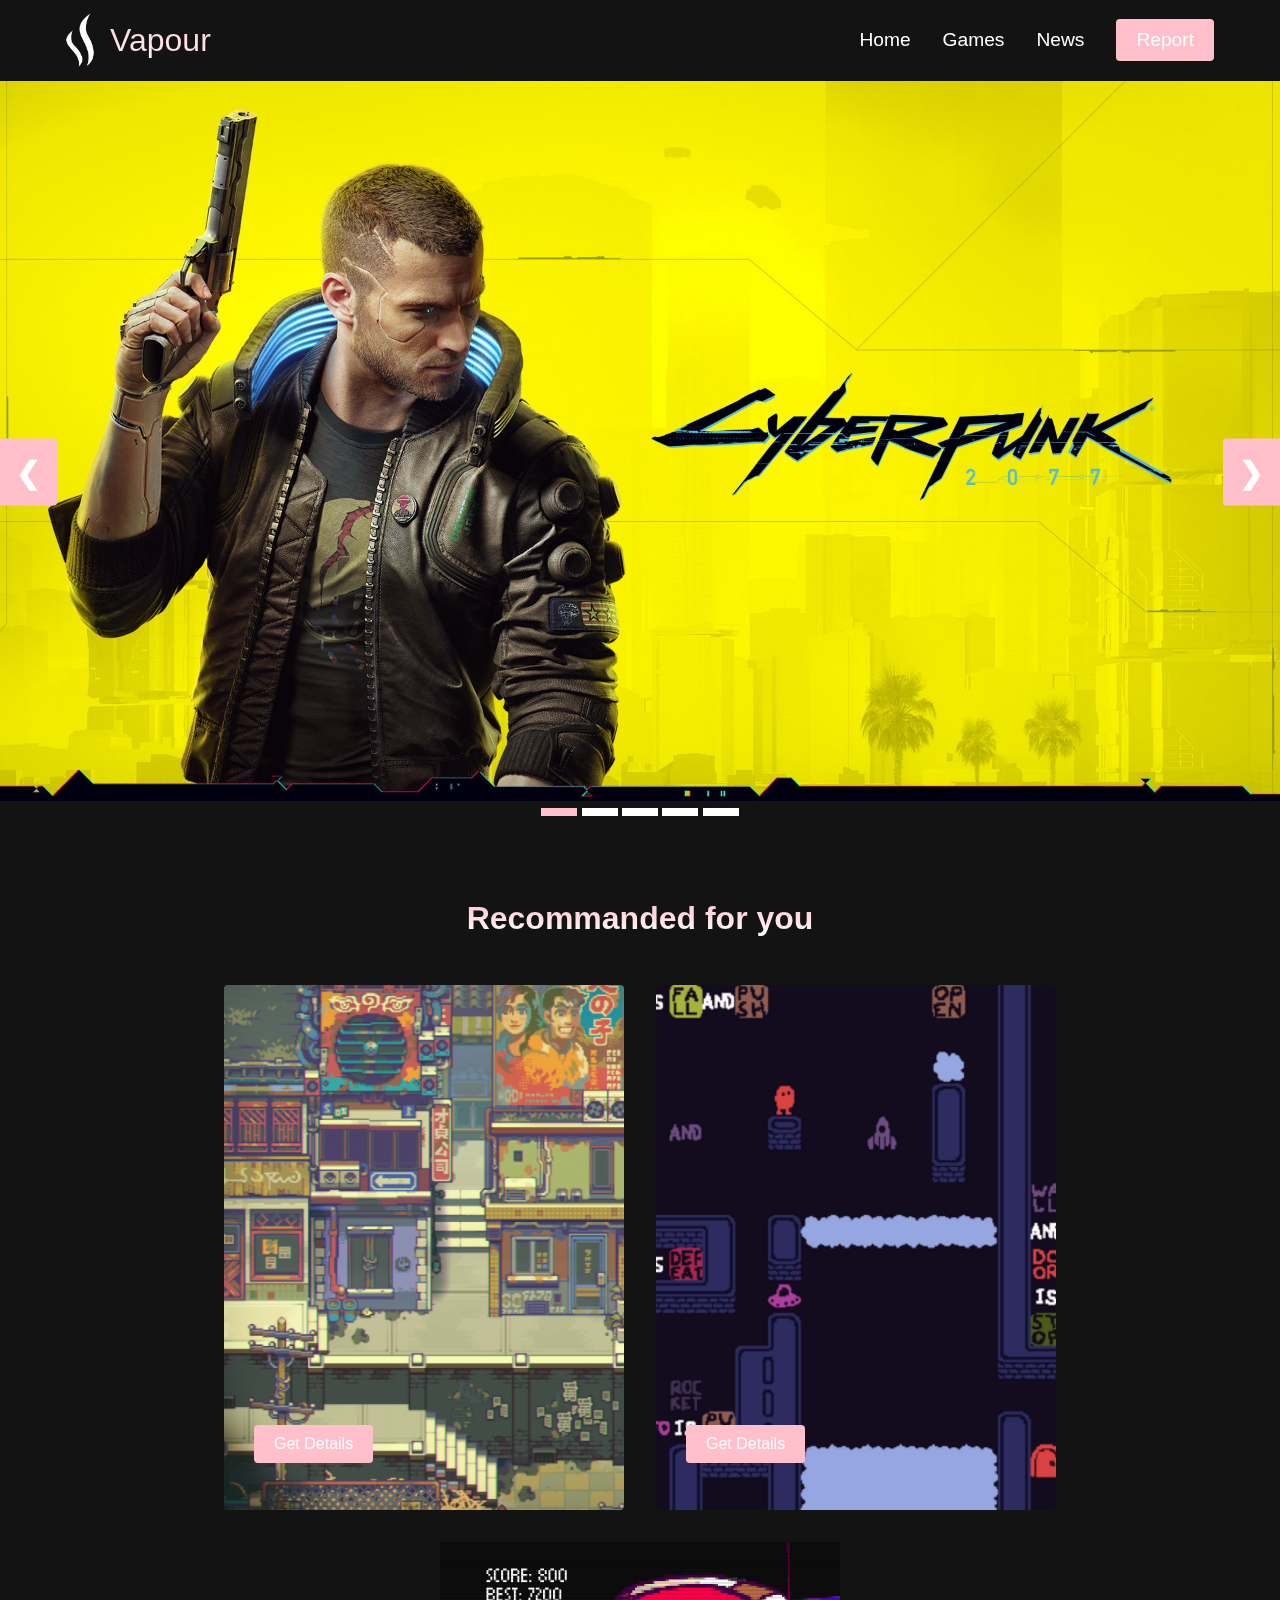
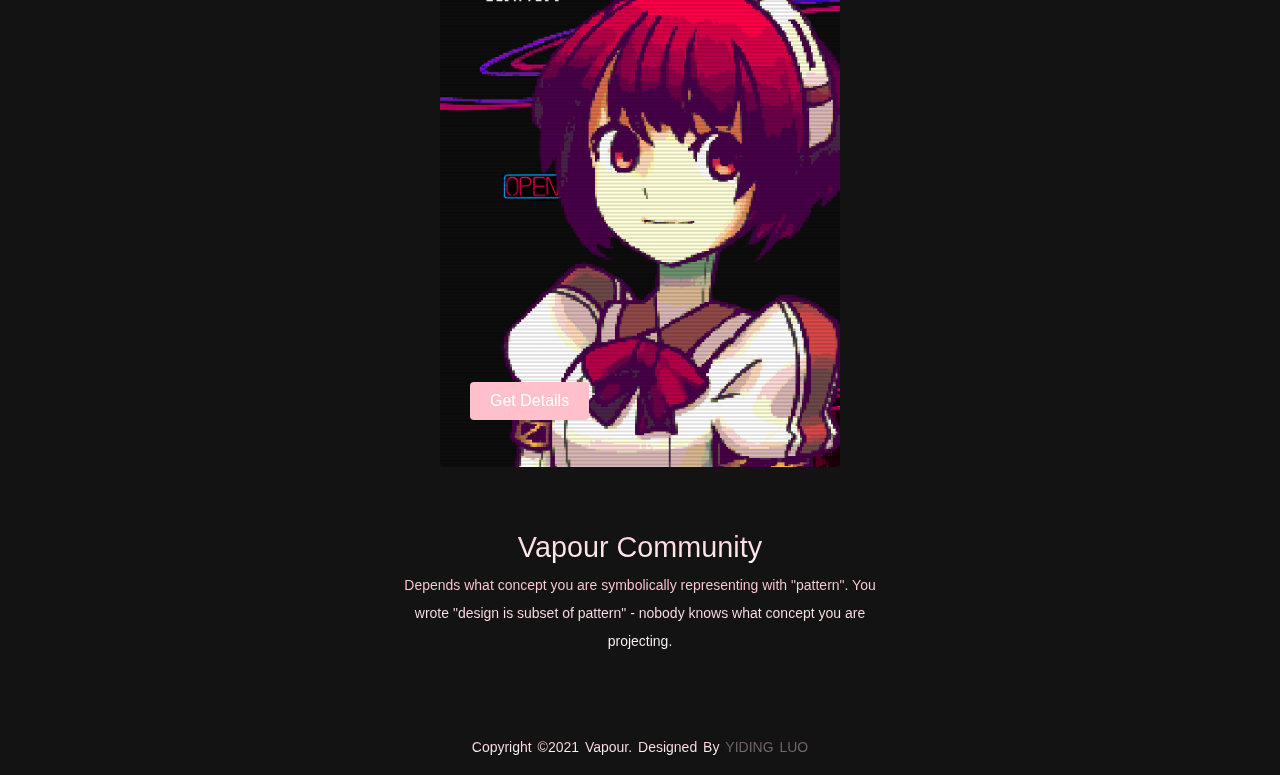
<file: index.html>
<!DOCTYPE html>
<html lang="en">
<head>
    <meta charset="UTF-8">
    <meta http-equiv="X-UA-Compatible" content="IE=edge">
    <meta name="viewport" content="width=device-width, initial-scale=1.0">
    <title>Vapour</title>
    <!-- reference to the style sheet -->
    <link rel="stylesheet" type="text/css" href="styles.css">
    <!-- Icon Library -->
    <link rel="stylesheet" href="https://pro.fontawesome.com/releases/v5.10.0/css/all.css" integrity="sha384-AYmEC3Yw5cVb3ZcuHtOA93w35dYTsvhLPVnYs9eStHfGJvOvKxVfELGroGkvsg+p" crossorigin="anonymous"/>
</head>





<!-- body section of the website -->
<body>



    <!-- navigation bar section, stick on the top of the page-->
    <nav class="navbar">
        
        <!-- a container with all the navigation elements -->
        <div class="navbar_container">
            <!-- logo and vapour text, both logo and text link to this home page -->
            <a href="index.html" id="navbar_logo">
                <img src="images/vapour logo.png" alt="Vapour logo image" width="60" height="60">Vapour
            </a>



            <!-- toggle for mobile version, list the menu -->
            <div class="navbar_toggle" id="mobile_menu">
                <span class="bar"></span>
                <span class="bar"></span>
                <span class="bar"></span>
            </div>



            <!-- navigation bar for pc and tablet, present as a list -->
            <ul class="navbar_menu">
                <!-- links on the navigation bar -->
                <li class="navbar_item">
                    <a href="index.html" class="navbar_links">Home</a>
                </li>
                <li class="navbar_item">
                    <a href="games.html" class="navbar_links">Games</a>
                </li>
                <li class="navbar_item">
                    <a href="news.html" class="navbar_links">News</a>
                </li>   
                <li class="navbar_btn">
                    <a href="report.html" class="button">Report</a>
                </li>
            </ul>
        </div>
    </nav>





    <!-- features and recommended section, with rolling poster, controlled by js -->
    <div class="slideshow_container">
        <!-- images on the slider -->
        <div class="image_container">
            <img src="images/slider 1.jpg" class="image fade" alt="game cover: cyberpunk 2077">
        </div>
        <div class="image_container">
            <img src="images/slider 2.jpeg" class="image fade" alt="game cover: hades">
        </div>
        <div class="image_container">
            <img src="images/slider 3.jpg" class="image fade" alt="game cover: the witcher 3">
        </div>
        <div class="image_container">
            <img src="images/slider 4.jpg" class="image fade" alt="game cover: league of legends">
        </div>
        <div class="image_container">
            <img src="images/slider 5.jpg" class="image fade" alt="game cover: hollow knight">
        </div>
        
        <!-- buttons to control the slider -->
        <a class="prev_btn" onclick="next_slide(-1)">&#10094;</a>
        <a class="next_btn" onclick="next_slide(1)">&#10095;</a>
        
        <!-- dots below the slider indicate which image is shown, also clickable -->
        <div class="dot-container">
          <span class="dot" onclick="current_slide(1)"></span>
          <span class="dot" onclick="current_slide(2)"></span>
          <span class="dot" onclick="current_slide(3)"></span>
          <span class="dot" onclick="current_slide(4)"></span>
          <span class="dot" onclick="current_slide(5)"></span>
        </div>
    </div>
    



    <!-- recommanded for you section, displayed as cards -->
    <div class="rec">
        <!-- title -->
        <h1>Recommanded for you</h1>
        <!-- 3 card containers -->
        <div class="rec_container">
            <!-- clickable card, direct to the game detail page -->
            <div class="rec_card" onclick="location.href='eastward.html';" style="cursor: pointer;">
                <div class="text">EASTWARD</div>
                <button>Get Details</button>
            </div> 
            <div class="rec_card">
                <div class="text">BABA IS YOU</div>
                <button>Get Details</button>
            </div>
            <div class="rec_card">
                <div class="text">VA-11 HALL-A</div>
                <button>Get Details</button>
            </div>
        </div>
        </div>
    </div>






    <!-- Footer section -->
    <footer>
        <div class="footer_content">
            <h2>Vapour Community</h2>
            <p>
                Depends what concept you are symbolically representing with "pattern". You wrote "design is subset of pattern" - nobody knows what concept you are projecting.
            </p>
            <!-- social media icons -->
            <ul class="socials">
                <li><a href="#"><i class="fab fa-facebook-f"></i></a></li>
                <li><a href="#"><i class="fab fa-twitter"></i></a></li>
                <li><a href="#"><i class="fab fa-google-plus-g"></i></a></li>
                <li><a href="#"><i class="fab fa-youtube"></i></a></li>
                <li><a href="#"><i class="fab fa-discord"></i></a></li>
            </ul>
        </div>
        <!-- copyright section -->
        <div class="footer_bottom">
            <p>copyright &copy;2021 Vapour. Designed by <span>Yiding Luo</span></p>
        </div>
    </footer>

    <!-- calling the java script file -->
    <script src = "scripts/index.js"></script>



</body>
</html>
</file>
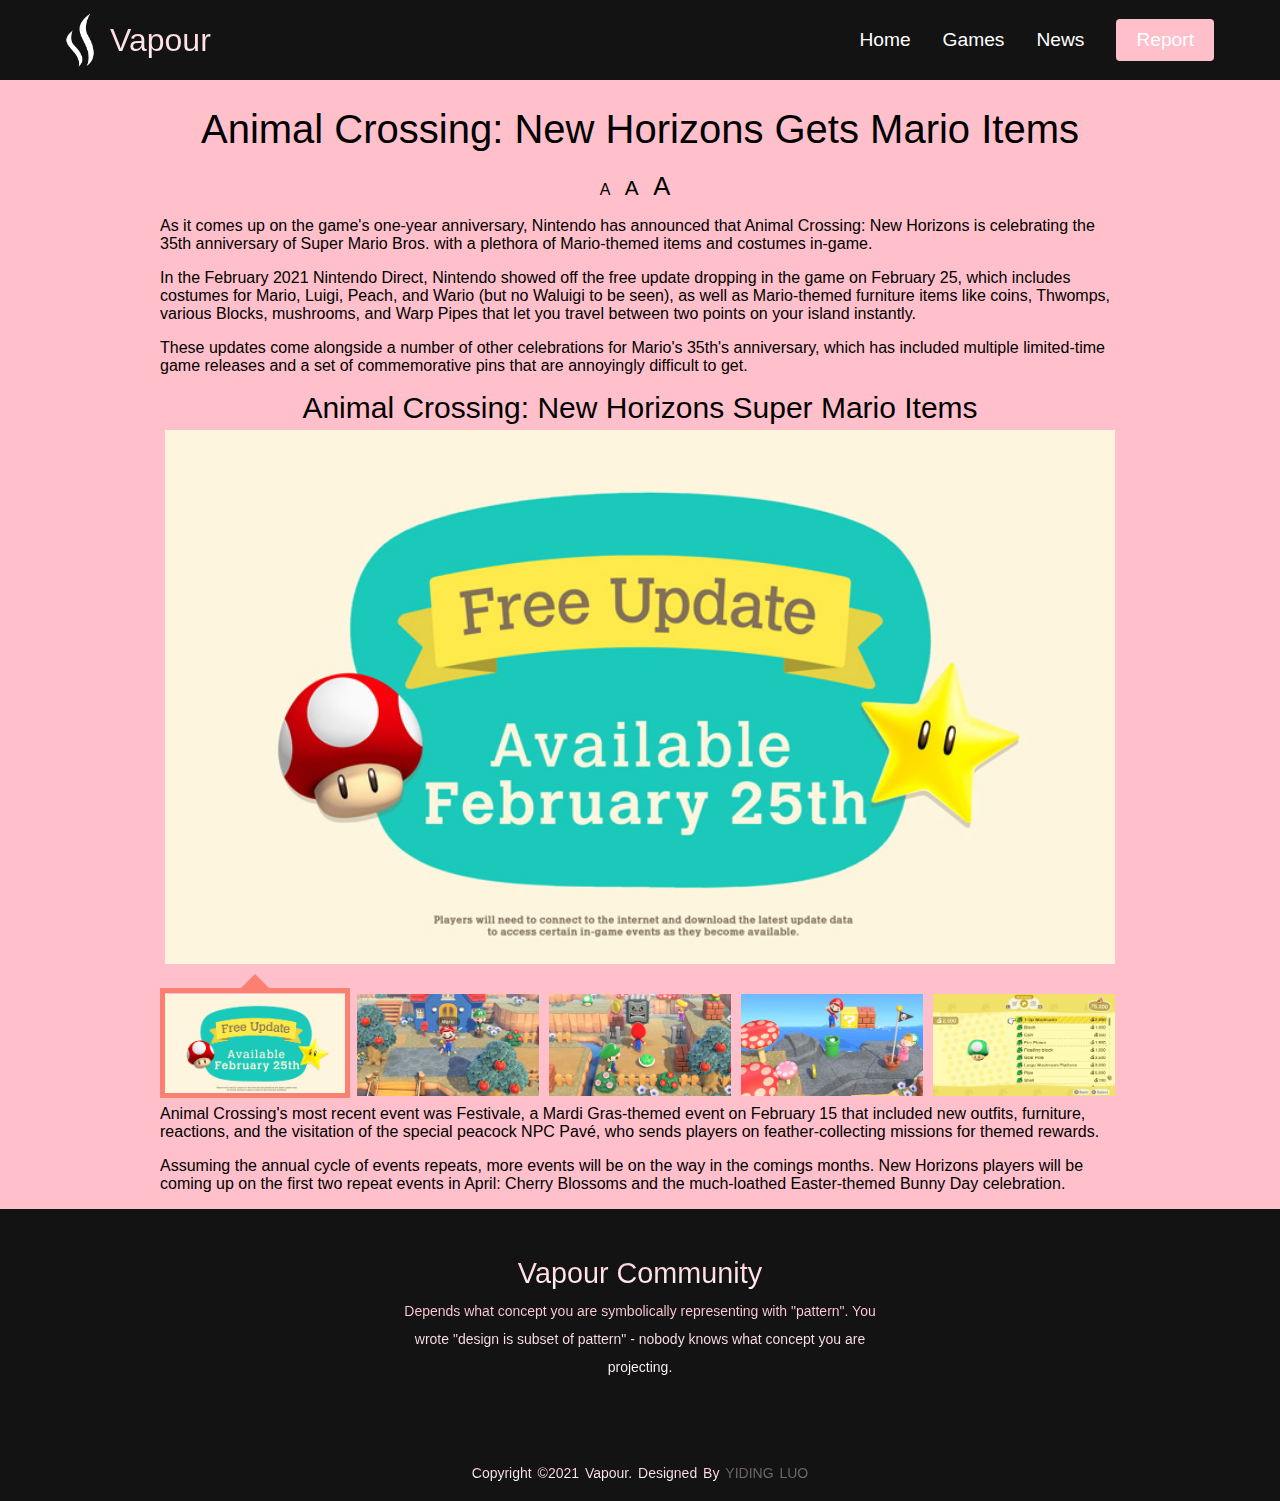
<file: animal.html>
<!DOCTYPE html>
<html lang="en">
<head>
    <meta charset="UTF-8">
    <meta http-equiv="X-UA-Compatible" content="IE=edge">
    <meta name="viewport" content="width=device-width, initial-scale=1.0">
    <title>Animal Crossing</title>
    <!-- reference to the style sheet -->
    <link rel="stylesheet" type="text/css" href="styles.css">
    <!-- Icon Library -->
    <link rel="stylesheet" href="https://pro.fontawesome.com/releases/v5.10.0/css/all.css" integrity="sha384-AYmEC3Yw5cVb3ZcuHtOA93w35dYTsvhLPVnYs9eStHfGJvOvKxVfELGroGkvsg+p" crossorigin="anonymous"/>
</head>




<!-- body section of the website -->
<body>



    <!-- navigation bar section, stick on the top of the page-->
    <nav class="navbar">
        
        <!-- a container with all the navigation elements -->
        <div class="navbar_container">
            <!-- logo and vapour text, both logo and text link to this home page -->
            <a href="index.html" id="navbar_logo">
                <img src="images/vapour logo.png" alt="Vapour logo image" width="60" height="60">Vapour
            </a>



            <!-- toggle for mobile version, list the menu -->
            <div class="navbar_toggle" id="mobile_menu">
                <span class="bar"></span>
                <span class="bar"></span>
                <span class="bar"></span>
            </div>



            <!-- navigation bar for pc and tablet, present as a list -->
            <ul class="navbar_menu">
                <!-- links on the navigation bar -->
                <li class="navbar_item">
                    <a href="index.html" class="navbar_links">Home</a>
                </li>
                <li class="navbar_item">
                    <a href="games.html" class="navbar_links">Games</a>
                </li>
                <li class="navbar_item">
                    <a href="news.html" class="navbar_links">News</a>
                </li>   
                <li class="navbar_btn">
                    <a href="report.html" class="button">Report</a>
                </li>
            </ul>
        </div>
    </nav>


    <!-- main news artical   -->
    <div class="animal_crossing">
        <!-- introduction section, above the images slider -->
        <div class="introduction">
            <h1>Animal Crossing: New Horizons Gets Mario Items</h1>
            <p class="fonts_size_changes">
                <span class="small" id="small_a">A</span>
                <span class="medium" id="medium_a">A</span>
                <span class="large" id="large_a">A</span>
            </p>
            <p>As it comes up on the game's one-year anniversary, Nintendo has announced that Animal Crossing: New Horizons is celebrating the 35th anniversary of Super Mario Bros. with a plethora of Mario-themed items and costumes in-game.</p>
            <p>In the February 2021 Nintendo Direct, Nintendo showed off the free update dropping in the game on February 25, which includes costumes for Mario, Luigi, Peach, and Wario (but no Waluigi to be seen), as well as Mario-themed furniture items like coins, Thwomps, various Blocks, mushrooms, and Warp Pipes that let you travel between two points on your island instantly.</p>
            <p>These updates come alongside a number of other celebrations for Mario's 35th's anniversary, which has included multiple limited-time game releases and a set of commemorative pins that are annoyingly difficult to get.</p>
            <h2>Animal Crossing: New Horizons Super Mario Items</h2>
        </div>

        <!-- images slider, after the introduction section -->
        <div class="images_container">
            <ul>
                <li><img src="images/animal/1.jpg" alt="animal crossing free update poster, avaliable February 25th"></li>
                <li><img src="images/animal/2.jpg" alt="animal crossing in-game mario cosplay items"></li>
                <li><img src="images/animal/3.jpg" alt="animal crossing in-game mario edition structures"></li>
                <li><img src="images/animal/4.jpg" alt="animal crossing in-game mario pipes and flags"></li>
                <li><img src="images/animal/5.jpg" alt="animal crossing in-game shop items"></li>
                <!-- big sliding images, more details in css -->
                <li class="bigImg"></li>
                <!-- moving frame -->
                <li class="frame"></li>
            </ul>
        </div>


        <!-- summary section, after the images slider -->
        <div class="summary">
            <p>Animal Crossing's most recent event was Festivale, a Mardi Gras-themed event on February 15 that included new outfits, furniture, reactions, and the visitation of the special peacock NPC Pavé, who sends players on feather-collecting missions for themed rewards.</p>
            <p>Assuming the annual cycle of events repeats, more events will be on the way in the comings months. New Horizons players will be coming up on the first two repeat events in April: Cherry Blossoms and the much-loathed Easter-themed Bunny Day celebration.</p>
        </div>


    </div>



    <!-- Footer section -->
    <footer>
        <div class="footer_content">
            <h2>Vapour Community</h2>
            <p>
                Depends what concept you are symbolically representing with "pattern". You wrote "design is subset of pattern" - nobody knows what concept you are projecting. 
            </p>
            <!-- social media icons -->
            <ul class="socials">
                <li><a href="#"><i class="fab fa-facebook-f"></i></a></li>
                <li><a href="#"><i class="fab fa-twitter"></i></a></li>
                <li><a href="#"><i class="fab fa-google-plus-g"></i></a></li>
                <li><a href="#"><i class="fab fa-youtube"></i></a></li>
                <li><a href="#"><i class="fab fa-discord"></i></a></li>
            </ul>
        </div>
        <!-- copyright section -->
        <div class="footer_bottom">
            <p>copyright &copy;2021 Vapour. Designed by <span>Yiding Luo</span></p>
        </div>
    </footer>

    <!-- calling the java script file -->
    <script src = "scripts/animal.js"></script>



</body>
</html>
</file>
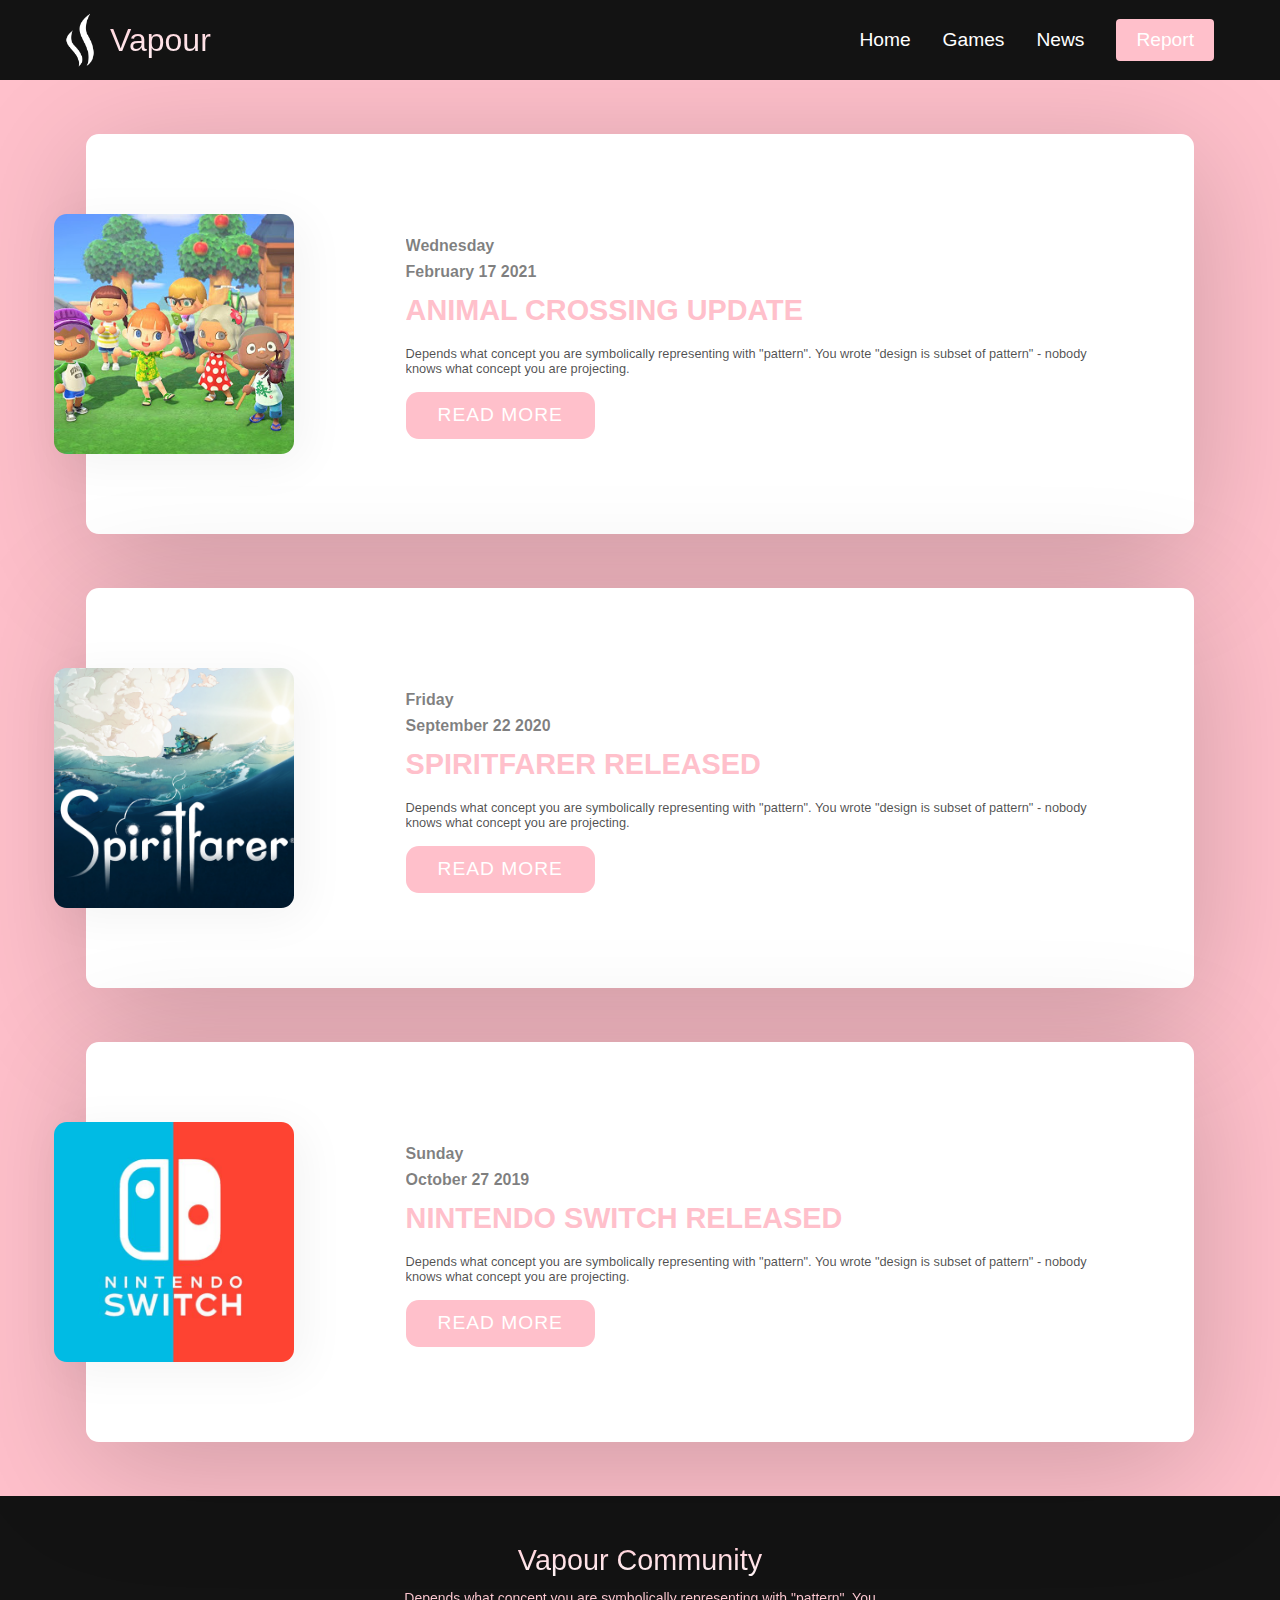
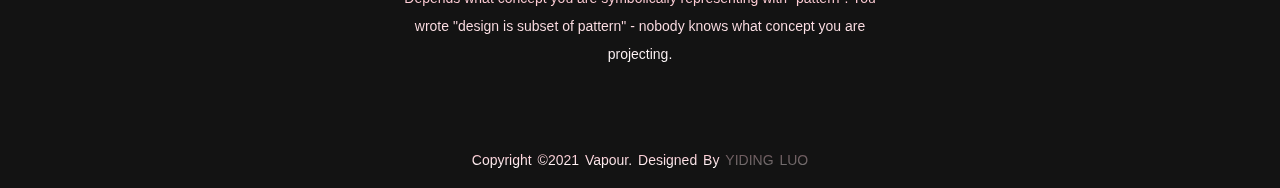
<file: news.html>
<!DOCTYPE html>
<html lang="en">
<head>
    <meta charset="UTF-8">
    <meta http-equiv="X-UA-Compatible" content="IE=edge">
    <meta name="viewport" content="width=device-width, initial-scale=1.0">
    <title>News</title>
    <!-- reference to the style sheet -->
    <link rel="stylesheet" type="text/css" href="styles.css">
    <!-- Icon Library -->
    <link rel="stylesheet" href="https://pro.fontawesome.com/releases/v5.10.0/css/all.css" integrity="sha384-AYmEC3Yw5cVb3ZcuHtOA93w35dYTsvhLPVnYs9eStHfGJvOvKxVfELGroGkvsg+p" crossorigin="anonymous"/>
</head>





<!-- body section of the website -->
<body>



    <!-- navigation bar section, stick on the top of the page-->
    <nav class="navbar">
        
        <!-- a container with all the navigation elements -->
        <div class="navbar_container">
            <!-- logo and vapour text, both logo and text link to this home page -->
            <a href="index.html" id="navbar_logo">
                <img src="images/vapour logo.png" alt="Vapour logo image" width="60" height="60">Vapour
            </a>



            <!-- toggle for mobile version, list the menu -->
            <div class="navbar_toggle" id="mobile_menu">
                <span class="bar"></span>
                <span class="bar"></span>
                <span class="bar"></span>
            </div>



            <!-- navigation bar for pc and tablet, present as a list -->
            <ul class="navbar_menu">
                <!-- links on the navigation bar -->
                <li class="navbar_item">
                    <a href="index.html" class="navbar_links">Home</a>
                </li>
                <li class="navbar_item">
                    <a href="games.html" class="navbar_links">Games</a>
                </li>
                <li class="navbar_item">
                    <a href="news.html" class="navbar_links">News</a>
                </li>   
                <li class="navbar_btn">
                    <a href="report.html" class="button">Report</a>
                </li>
            </ul>
        </div>
    </nav>



    <!-- news artical section -->
    <div class="news">

        <!-- this section contains 3 posts -->
        <div class="news_post">
            <div class="news_post_img">
                <img src="images/news 1.jpg" alt = "animal crossing game cover">
            </div>
            <!-- information of the news, contains the date, title and a summary -->
            <div class="news_post_info">
                <div class="news_post_date">
                    <span>Wednesday</span>
                    <span>February 17 2021</span>
                </div>
                <h1 class="news_post_title">Animal Crossing update</h1>
                <p class=news_post_text>
                    Depends what concept you are symbolically representing with "pattern". You wrote "design is subset of pattern" - nobody knows what concept you are projecting.
                </p>
                <a href="animal.html" class="news_post_btn">Read more</a>
            </div>
        </div>

        <!-- copy of first section -->
        <div class="news_post">
            <div class="news_post_img">
                <img src="images/news 2.jpg" alt = "spritfarer game cover">
            </div>
            <!-- information of the news, contains the date, title and a summary -->
            <div class="news_post_info">
                <div class="news_post_date">
                    <span>Friday</span>
                    <span>September 22 2020</span>
                </div>
                <h1 class="news_post_title">Spiritfarer Released</h1>
                <p class=news_post_text>
                    Depends what concept you are symbolically representing with "pattern". You wrote "design is subset of pattern" - nobody knows what concept you are projecting.
                </p>
                <a href="" class="news_post_btn">Read more</a>
            </div>
        </div>

        <!-- copy of first section -->
        <div class="news_post">
            <div class="news_post_img">
                <img src="images/news 3.jpg" alt = "nintendo switch logo">
            </div>
            <!-- information of the news, contains the date, title and a summary -->
            <div class="news_post_info">
                <div class="news_post_date">
                    <span>Sunday</span>
                    <span>October 27 2019</span>
                </div>
                <h1 class="news_post_title">Nintendo Switch Released</h1>
                <p class=news_post_text>
                    Depends what concept you are symbolically representing with "pattern". You wrote "design is subset of pattern" - nobody knows what concept you are projecting.
                </p>
                <a href="" class="news_post_btn">Read more</a>
            </div>
        </div>
    </div>



    <!-- Footer section -->
    <footer>
        <div class="footer_content">
            <h2>Vapour Community</h2>
            <p>
                Depends what concept you are symbolically representing with "pattern". You wrote "design is subset of pattern" - nobody knows what concept you are projecting.
            </p>
            <!-- social media icons -->
            <ul class="socials">
                <li><a href="#"><i class="fab fa-facebook-f"></i></a></li>
                <li><a href="#"><i class="fab fa-twitter"></i></a></li>
                <li><a href="#"><i class="fab fa-google-plus-g"></i></a></li>
                <li><a href="#"><i class="fab fa-youtube"></i></a></li>
                <li><a href="#"><i class="fab fa-discord"></i></a></li>
            </ul>
        </div>
        <!-- copyright section -->
        <div class="footer_bottom">
            <p>copyright &copy;2021 Vapour. Designed by <span>Yiding Luo</span></p>
        </div>
    </footer>

    <!-- calling the java script file -->
    <script src = "scripts/news.js"></script>



</body>
</html>
</file>
<file: styles.css>
/* ---------------------------------- general styles settings --------------------------------------*/

*{
    box-sizing: border-box;
    margin: 0;
    padding: 0;
    font-family: 'Kumbh Sans', sans-serif;
}



/* ----------------------------------styles for navigation bar section --------------------------------------*/

/* whole nevigation bar styling, positioning on top of the page */
.navbar{
    background-color: #131313;
    height: 80px;
    display: flex;
    justify-content: center;
    align-items: center;
    font-size: 1.2rem;
    position: sticky;
    top: 0;
    z-index: 999;
}

/* styling for the container, kinda useless here since only one element in this navbar section */
.navbar_container{
    display: flex;
    justify-content: space-between;
    height: 80px;
    z-index: 1;
    width: 100%;
    max-width: 1300px;
    margin-right: auto;
    margin-left: auto;
    padding-right: 50px;
    padding-left: 50px;
}

/* the logo text, click to link back to homepage */
#navbar_logo{
    background-color: pink;
    background-image: linear-gradient(to top, white, pink);
    background-size: 100%;
    -webkit-background-clip: text;
    -webkit-text-fill-color: transparent;
    display: flex;
    align-items: center;
    cursor: pointer;
    text-decoration: none;
    font-size: 2rem;
}

/* mouse on the logo changes color */
#navbar_logo:hover{
    background-image: linear-gradient(to top, white, rgb(209, 110, 127));
    transition: all 0.3s ease;
}

/* menu styling */
.navbar_menu{
    display: flex;
    align-items: center;
    list-style: none;
    text-align: center;
}

/* each items, inclulde home, games, news and subscribe button */
.navbar_item{
    height: 80px;
}

/* first 3 element in the menu */
.navbar_links{
    color: white;
    display: flex;
    align-items: center;
    justify-content: center;
    text-decoration: none;
    padding: 0 1rem;
    height: 100%;
}


/* styling for the button in the nav bar */
.navbar_btn{
    display: flex;
    justify-content: center;
    align-items: center;
    padding: 0 1rem;
    width: 100%;
}

/* styling for the button */
.button{
    display: flex;
    justify-content: center;
    align-items: center;
    text-decoration: none;
    padding: 10px 20px;
    height: 100%;
    width: 100%;
    border: none;
    outline: none;
    border-radius: 4px;
    background: pink;
    color: white;
}

/* hover effect on the button, changes color with transition effect */
.button:hover {
    background: rgb(209, 110, 127);
    transition: all 0.3s ease;
}

/* links hover effect, light up with color and transition effect */
.navbar_links:hover {
    color: pink;
    transition: all 0.3s ease;
}

/* styles for mobile version */
@media screen and (max-width: 960px) {

    /* changes scale when small screen */
    .navbar_container {
        display: flex;
        justify-content: space-between;
        height: 80px;
        z-index: 1;
        width: 100%;
        max-width: 1300px;
        padding: 0;
    }
    
    /* decrease in size */
    .navbar_menu {      
        display: grid;
        grid-template-columns: auto;
        margin: 0;
        width: 100%;
        position: absolute;
        top: -1000px;
        opacity: 1;
        transition: all 0.5s ease;
        height: 50vh;
        z-index: -1;
    }
    
    .navbar_menu.active {
        background: #131313;
        top: 100%;
        opacity: 1;
        transition: all 0.5s ease;
        z-index: 99;
        height: 50vh;
        font-size: 1.6rem;
    }

    /* move logo to left, since the screen gets smaller */
    #navbar_logo {
        padding-left: 25px;
    }
  
    
    /* change menu bar into toggle */
    .navbar_toggle .bar {
        width: 25px;
        height: 3px;
        margin: 5px auto;
        transition: all 0.3s ease-in-out;
        background: white;
    }
    
    .navbar_item {
        width: 100%;
    }
  
    .navbar_links {
        text-align: center;
        padding: 2rem;
        width: 100%;
        display: table;
    }
  
    .navbar_btn {
        padding-bottom: 2rem;
    }
    
    /* resize button */
    .button {
        display: flex;
        justify-content: center;
        align-items: center;
        width: 80%;
        height: 80px;
        margin: 0;
    }
    

    #mobile_menu {
        position: absolute;
        top: 20%;
        right: 5%;
        transform: translate(5%, 20%);
    }
  
    .navbar_toggle .bar {
        display: block;
        cursor: pointer;
    }
  
    /* toggle effect, from lines to cross */
    #mobile_menu.is-active .bar:nth-child(2) {
        opacity: 0;
    }
    
    #mobile_menu.is-active .bar:nth-child(1) {
        transform: translateY(8px) rotate(45deg);
    }
  
    #mobile_menu.is-active .bar:nth-child(3) {
        transform: translateY(-8px) rotate(-45deg);
    }
  }
  

/* ----------------------------------styles for slider section --------------------------------------*/

/* styling for the whole slide show, since there is only container in the slider */
.slideshow_container{
    background-color: #131313;
    position: relative;
    width: 100%;
    overflow: hidden;
}

/* stack all images on one place */
.image_container{
    
    overflow: hidden;
}

/* image stylings */
.image_container .image{
    width: 100%;
    max-width: 1600px;
    max-height: 80%;
    margin: 1px auto;
    display: block;
    cursor: pointer;
}

/* button stylings */
.prev_btn , .next_btn {
    position: absolute;
    top: 50%;
    transform: translateY(-50%);
    width: auto;
    padding: 16px;
    margin-top: 22px;
    color: white;
    font-weight: bold;
    font-size: 30px;
    border-radius: 0px 3px 3px 0px;
    cursor: pointer;
    user-select: none;
    background-color: pink;
}

/* position next button on the right side */
.next_btn{
    right: 0px;
    border-radius: 3px 0px 0px 3px;
}

/* hover effect on the button, changes color  */
.prev_btn:hover , .next_btn:hover{
    background-color: rgb(209, 110, 127);
    transition: all 0.3s ease;
}

/* all the dots, centered position */
.dot-container{
    text-align: center;
}

/* styling the dots, changes to curser when mouse on */
.dot{
    position: inherit;
    top: -40px;
    height: 8px;
    width: 36px;
    background-color: white;
    border-radius: 0px;
    display: inline-block;
    cursor: pointer;
    z-index: 1;
    transition: all .5s;
}

/* hover effect on dots, change color into pink */
.slideshow_container .active , .dot:hover{
    background-color: pink;
    transition: all 0.3s ease;
}


/* fade effect on the images, zoom out and back to origianl porition, make the website more dynamic */
.fade{
    animation: fade 0.3s ease-in-out;
}

@keyframes fade {
    0%{
        opacity: 0;
        transform: scale(1);
    }
    50%{
        opacity: 0.5;
        transform: scale(1.1);
    }
    100%{
        opacity: 1;
        transform: scale(1);
    }
}

/* while in mobile screen */
@media only screen and (max-width:960px) {
    /* change the size of the buttons and dots */
    .prev_btn , .next_btn{
        padding: 12px;
        font-size: 18px;
    }
    .dot-container{
        padding: 0px;
    }
    .dot{
        height: 4px;
        width: 18px;
    }
}



/* ----------------------------------recommend for you section --------------------------------------*/

/* general setting for recommend section */
.rec{
    background: #131313;
    display: flex;
    flex-direction: column;
    align-items: center;
    height: auto;
}

/* recommanded for you title */
.rec h1{
    position: relative;
    background-color: pink;
    background-image: linear-gradient(to top, white, pink);
    background-size: 100%;
    -webkit-background-clip: text;
    -webkit-text-fill-color: transparent;
    margin-bottom: 2rem;
    margin-top: 5rem;
    font-size: 2rem;
}

/* game title styling, opacity 0, when hover appear */
.rec_card .text{
    opacity:0;
    position:absolute;
    top:50%;
    left:50%;   
    transform:translate(-50%,-50%);
    color:#fff;
    font-size:25px;
    pointer-events:none;
    z-index:4;
    transition: .3s ease-in-out;
    -webkit-backdrop-filter: blur(5px) saturate(1.8);
    backdrop-filter: blur(5px) saturate(1.8);
    background-color: pink;
    text-align: center;
    overflow: hidden;
    white-space: nowrap;

}

/* show the text when hover */
.rec_card:hover .text{
    opacity:1;
    animation: move-down 0.6s linear;
    padding:1em;
    width:100%;
}

/* recommanded card section styling */
.rec_container{
    display: flex;
    justify-content: center;
    flex-wrap: wrap;
    top: 50px;
}

/* each recommand card */
.rec_card{
    margin: 1rem;
    height: 525px;
    width: 400px;
    border-radius: 4px;
    background-image: url('/images/rec\ 1.png');
    background-size: cover;
    position: relative;
    color: #fff;
}

.rec_card:before{
    opacity: 0.2;
}

/* recommand card images */
.rec_card:nth-child(2){
    background-image: url('/images/rec\ 2.png');
}

.rec_card:nth-child(3){
    background-image: url('/images/rec\ 3.png');
}

/* button on the card */
.rec_card button{
    color: #fff;
    padding: 10px 20px;
    border: none;
    outline: none;
    border-radius: 4px;
    background: pink;
    position: absolute;
    top: 440px;
    left: 30px;
    font-size: 1rem;
}

.rec_card button:hover{
    cursor: pointer;
}

/* scale the card when hover, make website more dynamic and interactive */
.rec_card:hover{
    transform: scale(1.075);
    transition: 0.2s ease-in-out;
    cursor: pointer;
}

/* adjust font size when on mobile screen */
@media screen and (max-width: 960px) {

    .rec h1 {
        font-size: 1.6rem;
        margin-top: 2rem;
        margin-bottom: 1rem;
    }
}

/* ----------------------------------footer section --------------------------------------*/


footer{
    height: auto;
    width: 100vw;
    font-family: "Open Sans";
    padding-top: 40px;
    color: pink;
    background-color: #131313;
}

/* styling for the content */
.footer_content{
    display: flex;
    align-items: center;
    justify-content: center;
    flex-direction: column;
    text-align: center;
    
}

/* styling for the footer title */
.footer_content h2{
    font-size: 1.8rem;
    font-weight: 400;
    text-transform: capitalize;
    line-height: 3rem;
    background-color: pink;
    background-image: linear-gradient(to top, white, pink);
    background-size: 100%;
    -webkit-background-clip: text;
    -webkit-text-fill-color: transparent;
}   

/* styling for the footer information */
.footer_content p{
    max-width: 500px;
    margin-left: 10px auto;
    line-height: 28px;
    font-size: 14px;
    background-color: pink;
    background-image: linear-gradient(to top, white, pink);
    background-size: 100%;
    -webkit-background-clip: text;
    -webkit-text-fill-color: transparent;
}

/* social media icoins */
.socials{
    list-style: none;
    display: flex;
    align-items: center;
    justify-content: center;
    margin: 1rem 0 3rem 0;
}

/* list of the social media icons */
.socials li{
    margin: 0 10px;
}

.socials a{
    text-decoration: none;
    color: white;
}

.socials a i{
    font-size: 1.1rem;
}

/* changes color whne hover */
.socials a:hover i{
    color: pink;
}

/* copyright section */
.footer_bottom{
    width: 100vw;
    padding: 20px 0;
    text-align: center;
}

.footer_bottom p{
    font-size: 14px;
    word-spacing: 2px;
    text-transform: capitalize;
    background-color: pink;
    background-image: linear-gradient(to top, white, pink);
    background-size: 100%;
    -webkit-background-clip: text;
    -webkit-text-fill-color: transparent;
}

.footer_bottom span{
    text-transform: uppercase;
    opacity: 0.4;
    font-weight: 200;
    background-color: pink;
    background-image: linear-gradient(to top, white, pink);
    background-size: 100%;
    -webkit-background-clip: text;
    -webkit-text-fill-color: transparent;
}

/* changes font size when on smaller screen */
@media screen and (max-width: 960px) {
    .footer_content h2{
        font-size: 2rem;
    }   
    
    .footer_content p{
        font-size: 16px
        ;
    }

    .footer_bottom p{
        font-size: 16px;
    }

}



/* ----------------------------------news section --------------------------------------*/

/* styling for the whole news section */
.news{
    width: 100%;
    height: auto;
    display: flex;
    align-items: center;
    justify-content: center;
    background-color: pink;
    padding: 0 1.5rem;
    flex-direction: column;
}

/* styling for each post */
.news_post{
    width: 80%;
    max-width: 140vh;
    height: auto;
    padding: 5rem;
    background-color: white;
    box-shadow: 0 1.4rem 8rem rgba(0,0,0,0.2);
    display: flex;
    align-items: center;
    border-radius: 0.8rem;
    margin-bottom: 6vh;
}

/* double the margin to top */
.news_post:first-child{
    margin-top: 6vh;
}

/* fix the image size */
.news_post_img{
    min-width: 15rem;
    max-width: 15rem;
    height: 15rem;
    transform: translateX(-7rem);
    position: relative;
}

/* fill the image in the contianer */
.news_post_img img{
    width: 100%;
    height: 100%;
    object-fit: cover;
    display: block;
    border-radius: 0.8rem;
}

.news_post_img::before{
    content: '';
    width: 100%;
    height: 100%;
    position: absolute;
    top: 0;
    left: 0;
    box-shadow: 0.5rem 0.5rem 3rem 1px rgba(0,0,0,0.05);
    border-radius: 0.8rem;
}

/* styling for the information */
.news_post_info{
    background-color: white;
    overflow: hidden;
}

/* date styling */
.news_post_date span{
    display: block;
    color: rgba(0,0,0,0.5);
    font-size: 1rem;
    font-weight: 600;
    margin: 0.5rem 0;
}

/* title styling */
.news_post_title{
    font-size: 1.8rem;
    margin: 0.8rem 0 1.2rem;
    text-transform: uppercase;
    color: pink;
}

/* text styling */
.news_post_text{
    margin-bottom: 1rem;
    font-size: 0.8rem;
    color: rgba(0,0,0,0.7);
}

/* button styling */
.news_post_btn{
    display: inline-block;
    padding: 0.8rem 2rem;
    letter-spacing: 1px;
    text-transform: uppercase;
    font-size: 1.2rem;
    color: #fff;
    background-color: pink;
    border-radius: 0.8rem;
    text-decoration: none;
}

/* hover effect on button, changes color */
.news_post_btn:hover{
    background-color: rgb(209, 110, 127);
    cursor: pointer;
    transition: all 0.3s ease;
}

/* changes layout when screen size gets smaller */
@media screen and (max-width: 1300px){
    .news_post{
        max-width: 80rem;
        width: 90%;
    }
    .news_post_img{
        min-width: 15rem;
        max-height: 15rem;
    }
}

/* changes layout to column, when using mobile screen */
@media screen and (max-width: 960px){
    .news_post{
        padding: 2.5rem;
        max-width: 70rem;
        height: auto;
        flex-direction: column;
        margin-bottom: 8vh;
    }
    .news_post:first-child{
        margin-top: 8vh;
    }
    .news_post_img{
        min-width: 100%;
        max-height: 100%; 
        transform: translate(0, -5rem);
    }

    .news_post_info{
        margin-top: -5vh;
    }
}

/* styling for even more smaller screen */
@media screen and (max-width: 600px){
    .news_post{
        width: 100%;
        padding: 2.5rem;
        max-width: 70rem;
        height: auto;
        flex-direction: column;
    }
    .news_post_img{
        min-width: 100%;
        max-height: 100%;
        transform: translate(0, -5rem);
    }
}



/* ---------------------------------- ganes gallery --------------------------------------*/

/* fill the gallary without margin */
.gallery{
    list-style: 2.5;
    font-family: sans-serif;
    width: 100%;
    display: block;
    min-height: 100vh;
    background-color: #131313;
    padding: 5vh 0;
}

/* center the gallary filter  */
.gallery .gallery_filter{

    width: 100%;
    text-align: center;
    margin-bottom: 20px;
}

/* style each fillter item, include all, action, casual, sports and RPG 
 make it capitalize */
.gallery .gallery_filter .filter_item{
    color: white;
    font-size: 22px;
    text-transform: uppercase;
    display: inline-block;
    margin: 0 10px;
    cursor: pointer;
    border-bottom: 2px solid transparent;
    line-height: 1.2;
    transition: all 0.3s ease;
}

/* onclick effect */
.gallery .gallery_filter .filter_item.active{
    color: pink;
    border-color: pink;
}

/* fix width of the container */
.gallery .container{
    max-width: 1170px;
    margin: auto;
}

/* flex display of each row */
.gallery .row{
    display: flex;
    flex-wrap: wrap;
}

/* center the image and with full screen width */
.gallery_item_inner img{
    max-width: 100%;
    vertical-align: middle;
}

/* when in large screen each row has 3 images */
.gallery .gallery_item{
    width: calc(100%/3);
    padding: 20px;
}

/* animation on the images */
.gallery .gallery_item_inner img{
    width: 100%;
    transition: transform 0.2s;
}

/* hover effect, scale a bit when mouse on it */
.gallery .gallery_item_inner img:hover{
    cursor: pointer;
    transform: scale(1.1);
}

/* images appear animation after filteed */
.gallery .gallery_item.show{
    animation: fade_in 0.5s ease;
}

/* animation detail */
@keyframes fade_in{
    0%{
        opacity: 0;
    }
    100%{
        opacity: 1;
    }
}

/* hide the filtered items */
.gallery .gallery_item.hide{
    display: none;
}

/* make it two images per row on small screen */
@media screen and (max-width: 960px){
    .gallery .gallery_item{
        font-size: 18px;
        width: 50%;
        padding: 24px;
    }
    .row{
        padding: 0 20px;
    }
}

/* make it one image per row on even smaller screen */
@media screen and (max-width: 600px){
    .gallery .gallery_item{
        width: 100%;
    }

    .gallery .gallery_filter .filter_item{
        margin-bottom: 10px;
        margin: 0 8px;
        font-size: 18px;
    }
}

/* ---------------------------------- eastward game section --------------------------------------*/

/* whole body background */
.eastward{
    background-color: #131313;
    
}

/* center the title */
.eastward .title {
    position: relative;
    text-align: center;
    color: white;
}

/* make the background video at back of the title */
.eastward .title video{
    position: relative;
    max-width: 100%;
    width: 100%;
    z-index: 0;
}

/* style the header, center it */
.eastward h1{
    position: absolute;
    font-size: 10vw;
    top: 50%;
    left: 50%;
    transform: translate(-50%, -100%);
    z-index: 1;
    color: white;
}

/* style the second title */
.eastward h2{
    background-color: pink;
    background-image: linear-gradient(to top, white, pink);
    background-size: 100%;
    -webkit-background-clip: text;
    -webkit-text-fill-color: transparent;
    font-size: 2rem;
    margin-bottom: 1rem;
}

/* style the paragraph */
.eastward p{
    background-color: rgb(233, 190, 197);
    background-size: 100%;
    -webkit-background-clip: text;
    -webkit-text-fill-color: transparent;
}

/* make it two rows, left and right */
.eastward .row {  
    display: flex;
    flex-wrap: wrap;
}

/* first row takes 40% of the width */
.eastward .side {
    flex: 40%;
    background-color: #131313;
    padding: 20px;
}

/* make a border for the video */
.eastward .side video{
    width: 100%;
    border: 2px solid rgb(233, 190, 197);
    margin-bottom: 1rem;
}

/* leave some space between header and nevagation bar */
.eastward .main {   
    margin-top: 1rem;
    flex: 60%;
    background-color: #131313;
    padding: 20px;
}

/* let images takes the whole width */
.eastward .row img{
    width: 100%;
    margin-bottom: 1rem;
}

/* at smaller screen, mvoe the sidebar to top, display as column */
@media screen and (max-width: 960px) {
    .eastward .row {   
        flex-direction: column;
    }
}

/* ---------------------------------- news artical wording section --------------------------------------*/

/* set contents in center and make background pink */
.animal_crossing {
    justify-content: center;
	align-items: center;
	background-color: pink;
    font-weight: 300;
    text-align: center;
    margin: auto;
}

/* first introduction section, leave some space to the top and takes 95% of the width */
.animal_crossing .introduction{
    background-color: pink;
    padding-top: 3vh;
    width: 95vw;
    border-radius: 5px;
    font-family: "adelle-sans", sans-serif;
    margin: auto;
}

/* header centered, with large size and weight */
.animal_crossing h1{
    font-family: "adelle-sans", sans-serif;
    font-size: 40px;
    font-weight: 500;
    margin-bottom: 0.5em;
}

/* paragraph default fontsize, for change_size_button */
.animal_crossing p{
    font-family: "adelle-sans", sans-serif;
    display: block;
    text-align: left;
    padding-bottom: 1em;
}


/* styling for second header */
.animal_crossing h2{
    font-size: 30px;
    font-weight: 400;
}



/* at smaller sceen, text takes more width to allow more content */
/* margen auto to center the text */
@media screen and (min-width: 480px){
    .animal_crossing .introduction,
    .animal_crossing .summary{
        width: 90vw;
        margin: auto;
    }
}

@media screen and (min-width: 767px){
    .animal_crossing .introduction,
    .animal_crossing .summary{
        width: 80vw;
        margin: auto;
    }
}

@media screen and (min-width: 960px){
    .animal_crossing .introduction,
    .animal_crossing .summary{
        width: 960px;
        margin: auto;
    }
}


/* ---------------------------------- news artical images section --------------------------------------*/


/* styling for the while iamges slider section */
.animal_crossing .images_container {
    margin: auto;
    /* flex display, let all element in center, vertically and horizontally */
    display: flex;
	justify-content: center;
	align-items: center;
	/* set width to 960, show images slides in large screen display */
	width: 960px;
	height: 680px;
}

.animal_crossing .images_container ul {
	/* erase the bullet points for list */
	list-style: none;
	/* relative position */
	position: relative;
	width: 100%;
	height: 100%;
	/* flex display  */
	display: flex;
	/* average the width */
	justify-content: space-around;
	/* flex at the end, defult is top */
	align-items: flex-end;
}

/* small images */
.animal_crossing .images_container ul li {
	width: 200px;
	/* pointer cursor */
	cursor: pointer;
}
.animal_crossing .images_container ul li img {
	width: 100%;
	/* transparent border, distance between small pictures */
	border: 5px solid transparent;
}


/* big images in the slider  */
.animal_crossing .images_container ul .bigImg {
	position: absolute;
	top: 0;
	left: 0;
	width: 960px;
	height: 570px;
	/* transparent border, let it match the small pictures */
	border: 5px solid transparent;
	/* background route, set no repeat (default repeated) */
	background: url(../images/animal/1.jpg) no-repeat;
	/* fill the whole container */
	background-size: contain;
	transition: all 0.5s;
}

/* moving indicator */
.animal_crossing .images_container ul .frame {
	position: absolute;
	left: 0;
	bottom: 7px;
	width: 190px;
	height: 110px;
	border: 5px solid salmon;
	pointer-events: none;
	transition: all 0.5s;
}

/* create triangle indicator */
.animal_crossing .images_container ul .frame::before {
	content: "";
	position: absolute;
	top: -19px;
	/* using calc function to put triangle in middle */
	left: calc(50% - 15px);
	width: 30px;
	height: 15px;
	background-color: salmon;
	clip-path: polygon(0 100%, 50% 0, 100% 100%);
}

/* indicator animation */
.animal_crossing .images_container ul li:nth-child(1):hover ~ .bigImg {
	background-image: url(../images/animal/1.jpg);
}
.animal_crossing .images_container ul li:nth-child(1):hover ~ .frame {
	left: 0;
}
.animal_crossing .images_container ul li:nth-child(2):hover ~ .bigImg {
	background-image: url(../images/animal/2.jpg);
}
.animal_crossing .images_container ul li:nth-child(2):hover ~ .frame {
	left: 192.5px;
}
.animal_crossing .images_container ul li:nth-child(3):hover ~ .bigImg {
	background-image: url(../images/animal/3.jpg);
}
.animal_crossing .images_container ul li:nth-child(3):hover ~ .frame {
	left: 385px;
}
.animal_crossing .images_container ul li:nth-child(4):hover ~ .bigImg {
	background-image: url(../images/animal/4.jpg);
}
.animal_crossing .images_container ul li:nth-child(4):hover ~ .frame {
	left: 577.5px;
}
.animal_crossing .images_container ul li:nth-child(5):hover ~ .bigImg {
	background-image: url(../images/animal/5.jpg);
}
.animal_crossing .images_container ul li:nth-child(5):hover ~ .frame {
	left: 770px;
}


/* remove small images and indicator, list all the images one by one */
@media screen and (max-width: 960px){
    .animal_crossing .images_container{
        height: auto;
    }
    .animal_crossing .images_container ul{
        position: relative;
        align-items: center;
        display: inline-block;
        top: 0%;
        left: 0%;
        margin-top: 10px;
        width: 100%;
    }
    .animal_crossing .images_container ul li{
        width: 90vw;
        margin-left: 5vw;
        margin-bottom: 1vw;
    }

    .animal_crossing .images_container ul li img{
        border: none;
    }

    .animal_crossing .images_container ul .bigImg{
        visibility: hidden;
    }
    .animal_crossing .images_container ul .frame{
        visibility: hidden;
    }
}




/* ---------------------------------- font size changing section (eastward page and animal page) --------------------------------------*/

/* center 3 As to match the style */
.animal_crossing .fonts_size_changes{
    text-align: center;
}

/* put it left ot match the style */
.eastward .fonts_size_changes{
    text-align: left;
}

/* some spaces between each A */
.fonts_size_changes span{
    padding-right: 10px;
}

/* 3 optional sizes */
.small{
    font-size: 1em;
    cursor: pointer;
}
.medium{
    font-size: 1.3em;
    cursor: pointer;
}
.large{
    font-size: 1.6em;
    cursor: pointer;
}



/* ---------------------------------- simple layout for the report --------------------------------------*/

.report{
    padding-top: 20px;
    background-color: white;
    width: 80%;
    margin: auto;
}

.report .line{
    width: 100%;
    border-top: 3px dashed #bbb;
}

.report h1{
    padding-top: 20px;
    padding-bottom: 20px;
}

.report h2{
    padding-top: 20px;
    padding-bottom: 20px;
}


.report p{
    padding-bottom: 20px;
}

.report img{
    width: 100%;
    margin-bottom: 30px;
}
</file>
